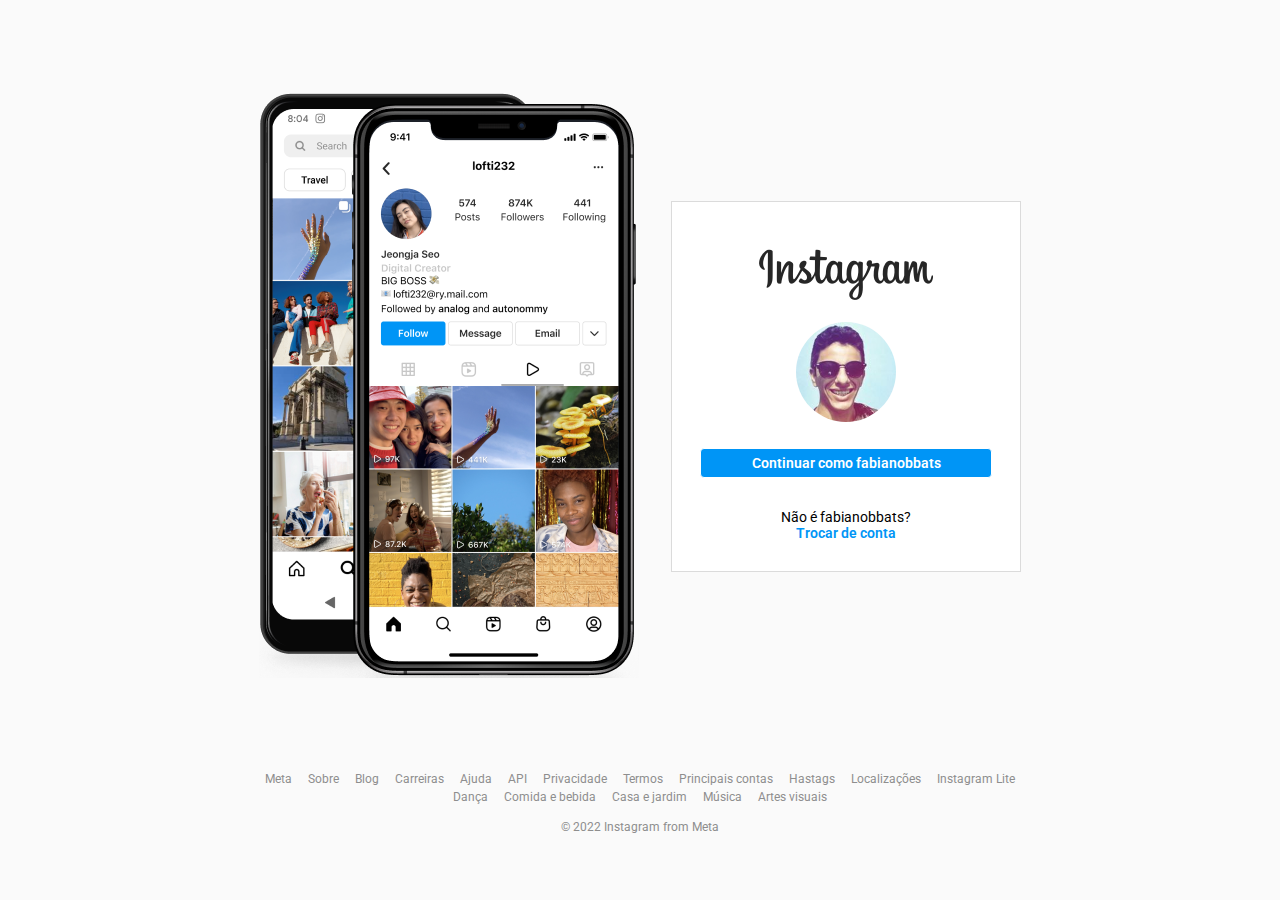
<file: index.html>
<!DOCTYPE html>
<html lang="pt-br">
<head>
    <meta charset="UTF-8">
    <meta http-equiv="X-UA-Compatible" content="IE=edge">
    <meta name="viewport" content="width=device-width, initial-scale=1.0">
    <meta name="author" content="Fabiano Batista">
    <meta name="description" content="Desafio de Projeto DIO - Recriando Homepage do Instagram">
    
    <title>Instagram</title>
    
    <link rel="preconnect" href="https://fonts.googleapis.com">
    <link rel="preconnect" href="https://fonts.gstatic.com" crossorigin>
    <link href="https://fonts.googleapis.com/css2?family=Roboto:ital,wght@0,100;0,300;0,400;0,500;0,700;0,900;1,100;1,300;1,400;1,500;1,700;1,900&display=swap" rel="stylesheet">
    <link href="https://cdn.lineicons.com/3.0/lineicons.css" rel="stylesheet">
    <link rel="icon" sizes="192x192" href="//z-p3.www.instagram.com/static/images/ico/favicon-192.png/68d99ba29cc8.png">
    
    <link rel="stylesheet" href="style.css">
</head>
<body>
    <main class="container">
        <div class="instagram-phone">
            <img class="instagram-screen-phone" src="img/asset 2.png" alt="Smartphone mostrando imagens do app instagram">
        </div>

        <div class="card instagram-continue">
            <img class="instagram-logo" src="./img/instagram-logo.png" alt="Logo do Instagram">
            <div class="user-profile-template"></div>
            <button class="continue" type="submit">Continuar como fabianobbats</button>
            <div class="switch-account">
                <p>Não é fabianobbats?</p>
                <a class="switch" href="login.html">Trocar de conta</a>
            </div>
        </div>

    </main>

    <footer>
        <nav>
            <ul>
                <li><a href="#">Meta</a></li>
                <li><a href="#">Sobre</a></li>
                <li><a href="#">Blog</a></li>
                <li><a href="#">Carreiras</a></li>
                <li><a href="#">Ajuda</a></li>
                <li><a href="#">API</a></li>
                <li><a href="#">Privacidade</a></li>
                <li><a href="#">Termos</a></li>
                <li><a href="#">Principais contas</a></li>
                <li><a href="#">Hastags</a></li>
                <li><a href="#">Localizações</a></li>
                <li><a href="#">Instagram Lite</a></li>
            </ul>
            <ul>
                <li><a href="#">Dança</a></li>
                <li><a href="#">Comida e bebida</a></li>
                <li><a href="#">Casa e jardim</a></li>
                <li><a href="#">Música</a></li>
                <li><a href="#">Artes visuais</a></li>
            </ul>
            <p class="copyright">&copy; 2022 Instagram from Meta</p>
        </nav>
        
    </footer>
</body>
</html>
</file>
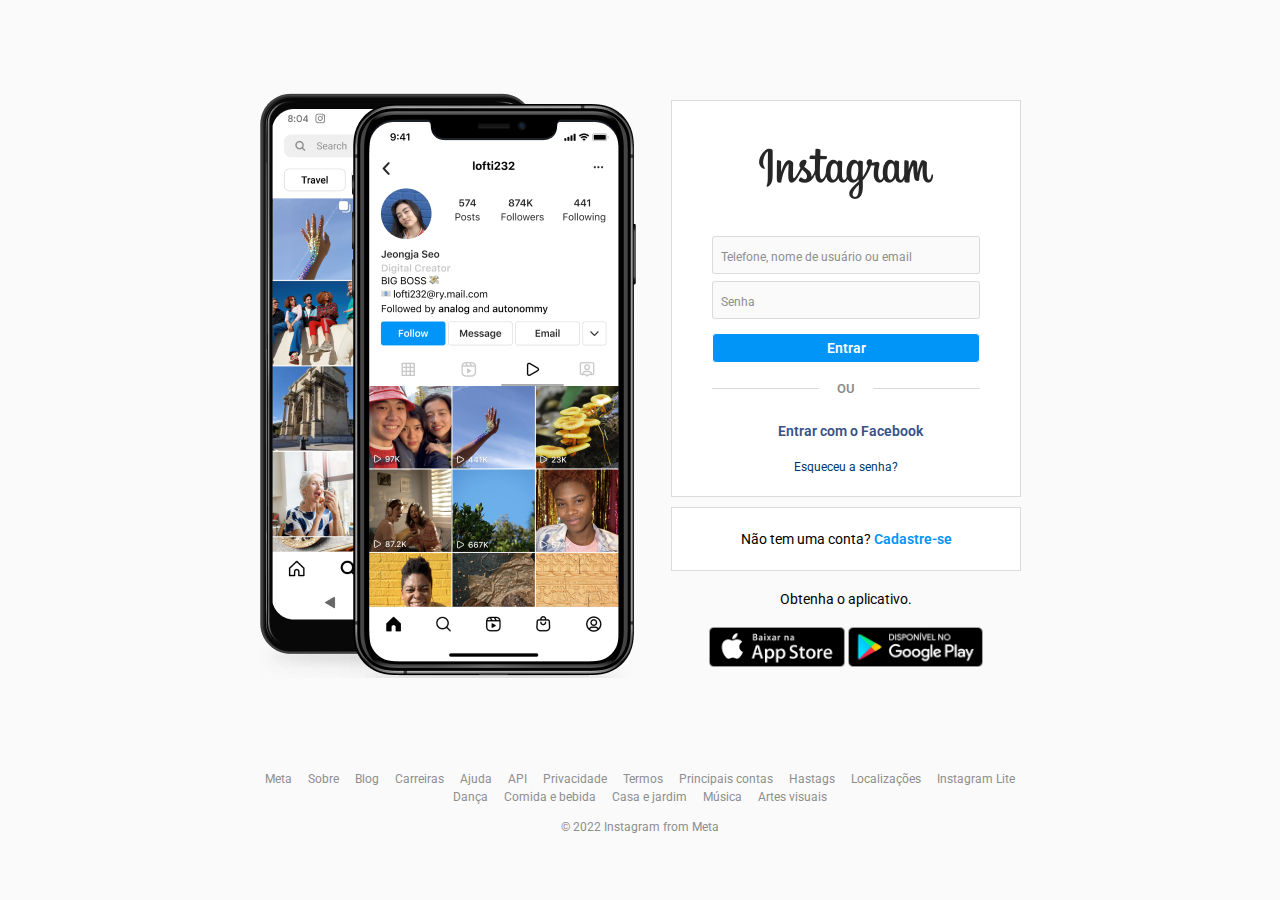
<file: login.html>
<!DOCTYPE html>
<html lang="pt-br">
<head>
    <meta charset="UTF-8">
    <meta http-equiv="X-UA-Compatible" content="IE=edge">
    <meta name="viewport" content="width=device-width, initial-scale=1.0">
    <meta name="author" content="Fabiano Batista">
    <meta name="description" content="Desafio de Projeto DIO - Recriando Homepage do Instagram">
    
    <title>Instagram</title>

    <link rel="preconnect" href="https://fonts.googleapis.com">
    <link rel="preconnect" href="https://fonts.gstatic.com" crossorigin>
    <link href="https://fonts.googleapis.com/css2?family=Roboto:ital,wght@0,100;0,300;0,400;0,500;0,700;0,900;1,100;1,300;1,400;1,500;1,700;1,900&display=swap" rel="stylesheet">
    <link href="https://cdn.lineicons.com/3.0/lineicons.css" rel="stylesheet">
    <link rel="icon" sizes="192x192" href="//z-p3.www.instagram.com/static/images/ico/favicon-192.png/68d99ba29cc8.png">
    
    <link rel="stylesheet" href="style.css">
</head>
<body>
    <main class="container">
        <div class="instagram-phone">
            <img class="instagram-screen-phone" src="img/asset 2.png" alt="Smartphone mostrando imagens do app instagram">
        </div>

        <div class="instagram-connect">
            <div class="card instagram-login">
                
                <img class="instagram-logo" src="./img/instagram-logo.png" alt="Logo do Instagram">

                <form class="instagram-form-login" action="#" method="post">
                    <div class="input-group">    
                        <label for="login">Login</label>
                        <input type="text" id="login" name="login" placeholder="Telefone, nome de usuário ou email">
                    </div>
                    <div class="input-group">
                        <label for="password">Senha</label>
                        <input type="password" id="password" name="password" placeholder="Senha">
                    </div>
                    <button class="submit" type="submit">Entrar</button>
                    <div class="other">
                        <div class="line"></div>
                        <p>OU</p>
                        <div class="line"></div>
                    </div>
                    
                    <a class="facebook" href="#"><i class="lni lni-facebook-original"></i>Entrar com o Facebook</a>
                    <a class="forgot" href="#">Esqueceu a senha?</a>
                </form>
            </div>

            <div class="card instagram-register">
                <p>Não tem uma conta? <a class="register" href="#">Cadastre-se</a></p>
            </div>

            <div class="instagram-download">
                <p>Obtenha o aplicativo.</p>
                <div class="marketplaces">
                    <img src="img/appstore.png" alt="Baixar na App Store">
                    <img src="img/googleplay.png" alt="Baixar no Google Play">
                </div>
            </div>
        </div>

    </main>

    <footer>
        <nav>
            <ul>
                <li><a href="#">Meta</a></li>
                <li><a href="#">Sobre</a></li>
                <li><a href="#">Blog</a></li>
                <li><a href="#">Carreiras</a></li>
                <li><a href="#">Ajuda</a></li>
                <li><a href="#">API</a></li>
                <li><a href="#">Privacidade</a></li>
                <li><a href="#">Termos</a></li>
                <li><a href="#">Principais contas</a></li>
                <li><a href="#">Hastags</a></li>
                <li><a href="#">Localizações</a></li>
                <li><a href="#">Instagram Lite</a></li>
            </ul>
            <ul>
                <li><a href="#">Dança</a></li>
                <li><a href="#">Comida e bebida</a></li>
                <li><a href="#">Casa e jardim</a></li>
                <li><a href="#">Música</a></li>
                <li><a href="#">Artes visuais</a></li>
            </ul>
            <p class="copyright">&copy; 2022 Instagram from Meta</p>
        </nav>
        
    </footer>
</body>
</html>
</file>
<file: style.css>
* {
    padding: 0;
    margin: 0;
    box-sizing: border-box;
    font-size: 14px;
    font-family: -apple-system, BlinkMacSystemFont, "Segoe UI", Roboto, Helvetica, Arial, sans-serif;
    vertical-align: baseline;
}

body {
    width: 100%;
    height: 100%;
    min-height: 100vh;
    background-color: #fafafa;
    display: flex;
    flex-direction: column;
}

.container {
    margin: 32px auto 0;
    width: 100%;
    max-width: 935px;
    padding-bottom: 32px;
    display: flex;
    justify-content: center;
    align-items: center;
    flex-grow: 1;
}
@media(max-width: 450px){
    .container{
        margin-top: 0;
    }
}

.instagram-phone {
    width: 380px;
    height: 585px;
    flex-basis: 380px;
    margin-right: 32px;
    background-image: url(./img/smartphone1.png);
}

.instagram-screen-phone {
    margin: 28px 0 0 110px
}

@media(max-width: 875px){
    .instagram-phone{
        display: none;
    }
}
.instagram-connect {
    width: 350px;
    margin-top: 12px;
    display: flex;
    flex-direction: column;
    justify-content: center;
}

.card{
    border: 1px solid #dbdbdb;
    background-color: white;
    display: flex;
    flex-direction: column;
    margin-bottom: 10px;
}
.card.instagram-login{
    display: flex;
    flex-direction: column;
    justify-content: space-between;
    align-items: center;
    height: 397px;
    width: 100%;
}

.instagram-logo {
    margin-top: 47px;
    height: 51px;
    width: 175px;
}

.instagram-form-login{
    height: 265px;
    width: 100%;
    margin-top: 37px;
    display: flex;
    flex-direction: column;
    /* justify-content: space-between; */
    align-items: center;
}
.input-group {
    margin-bottom: 7px;
    background-color: #fafafa;
}

.input-group label{
    display: none;
    
}

.input-group input{
    height: 38px;
    width: 268px;
    font-size: 16px;
    line-height: 18px;
    background-color: #fafafa;
    border: 1px solid #dbdbdb;
    border-radius: 3px;
    padding: 9px 0 7px 8px;
}

.input-group input::placeholder{
    color:  #8e8e8e;
    font-weight: 400;
    font-size: 12px;
    opacity: 1;
}

button{
    background-color: #0095f6;
    border: 1px solid white;
    border-radius: 4px;
    padding: 5px 9px;
    color: white;
    font-weight: 600;
    line-height: 18px;
}
button.submit{
    height: 30px;
    width: 268px;
    margin-top: 7px;
}

.other{
    width: 268px;
    height: 15px;
    margin-top: 18px;
    display: flex;
    align-items: center;
}
.other p{
    font-size: 13px;
    font-weight: 600;
    color: #8e8e8e;
    margin: 0 18px;
}
.other .line { 
	background-color: #dbdbdb;
	flex-grow: 1;
	height: 1px;
}

a{
    text-decoration: none;
}

a.facebook, a.facebook:visited, a.facebook:active{
    color: #385185;
    font-size: 14px;
    font-weight: 600;
    line-height: 18px;
    margin-top: 26px;
}

a.facebook i{
    font-size: 16px;
    margin-right: 8px;
}

a.forgot, a.forgot:visited, a.forgot:active{
    color: #00376b;
    margin-top: 20px;
    font-size: 12px;
}

.card.instagram-register{
    width: 100%;
    height: 64px;
    display: flex;
    justify-content: center;
    align-items: center;
}

a.register, a.switch{
    color: #0095f6;
    font-weight: 600;
}

.instagram-download{
    width: 100%;
    height: 102px;
    display: flex;
    flex-direction: column;
    align-items: center;
}

.instagram-download p{
    margin: 10px 0;
}

.instagram-download .marketplaces{
    margin: 10px 0;
}

.instagram-download img{
    height: 40px;
}

footer{
    width: 100%;
    margin-bottom: 52px;
}

footer nav{
    display: flex;
    flex-direction: column;
    align-items: center;
}

footer nav ul{
    list-style-type: none;
    display: flex;
    flex-wrap: wrap;
    justify-content: center;
    column-gap: 16px;    
}
footer nav li a{
    font-size: 12px;
    line-height: 18px;
    color: #8e8e8e;
}
footer nav p.copyright{
    font-size: 12px;
    line-height: 18px;
    color: #8e8e8e;
    margin: 12px 0;
}

.instagram-continue {
    width: 350px;
    height: 371px;
    margin-top: 12px;
    display: flex;
    flex-direction: column;
    align-items: center;
}

.user-profile-template{
    /* border: 1px solid black; */
    border-radius: 50px;
    height: 100px;
    width: 100px;
    background-image: url(./img/userprofile.jpeg);
    background-size: cover;
    margin-top: 22px;
}

button.continue{
    height: 30px;
    width: 292px;
    margin-top: 26px;
}

.switch-account{
    display: flex;
    flex-direction: column;
    align-items: center;
    margin-top: 31px;
}
</file>
